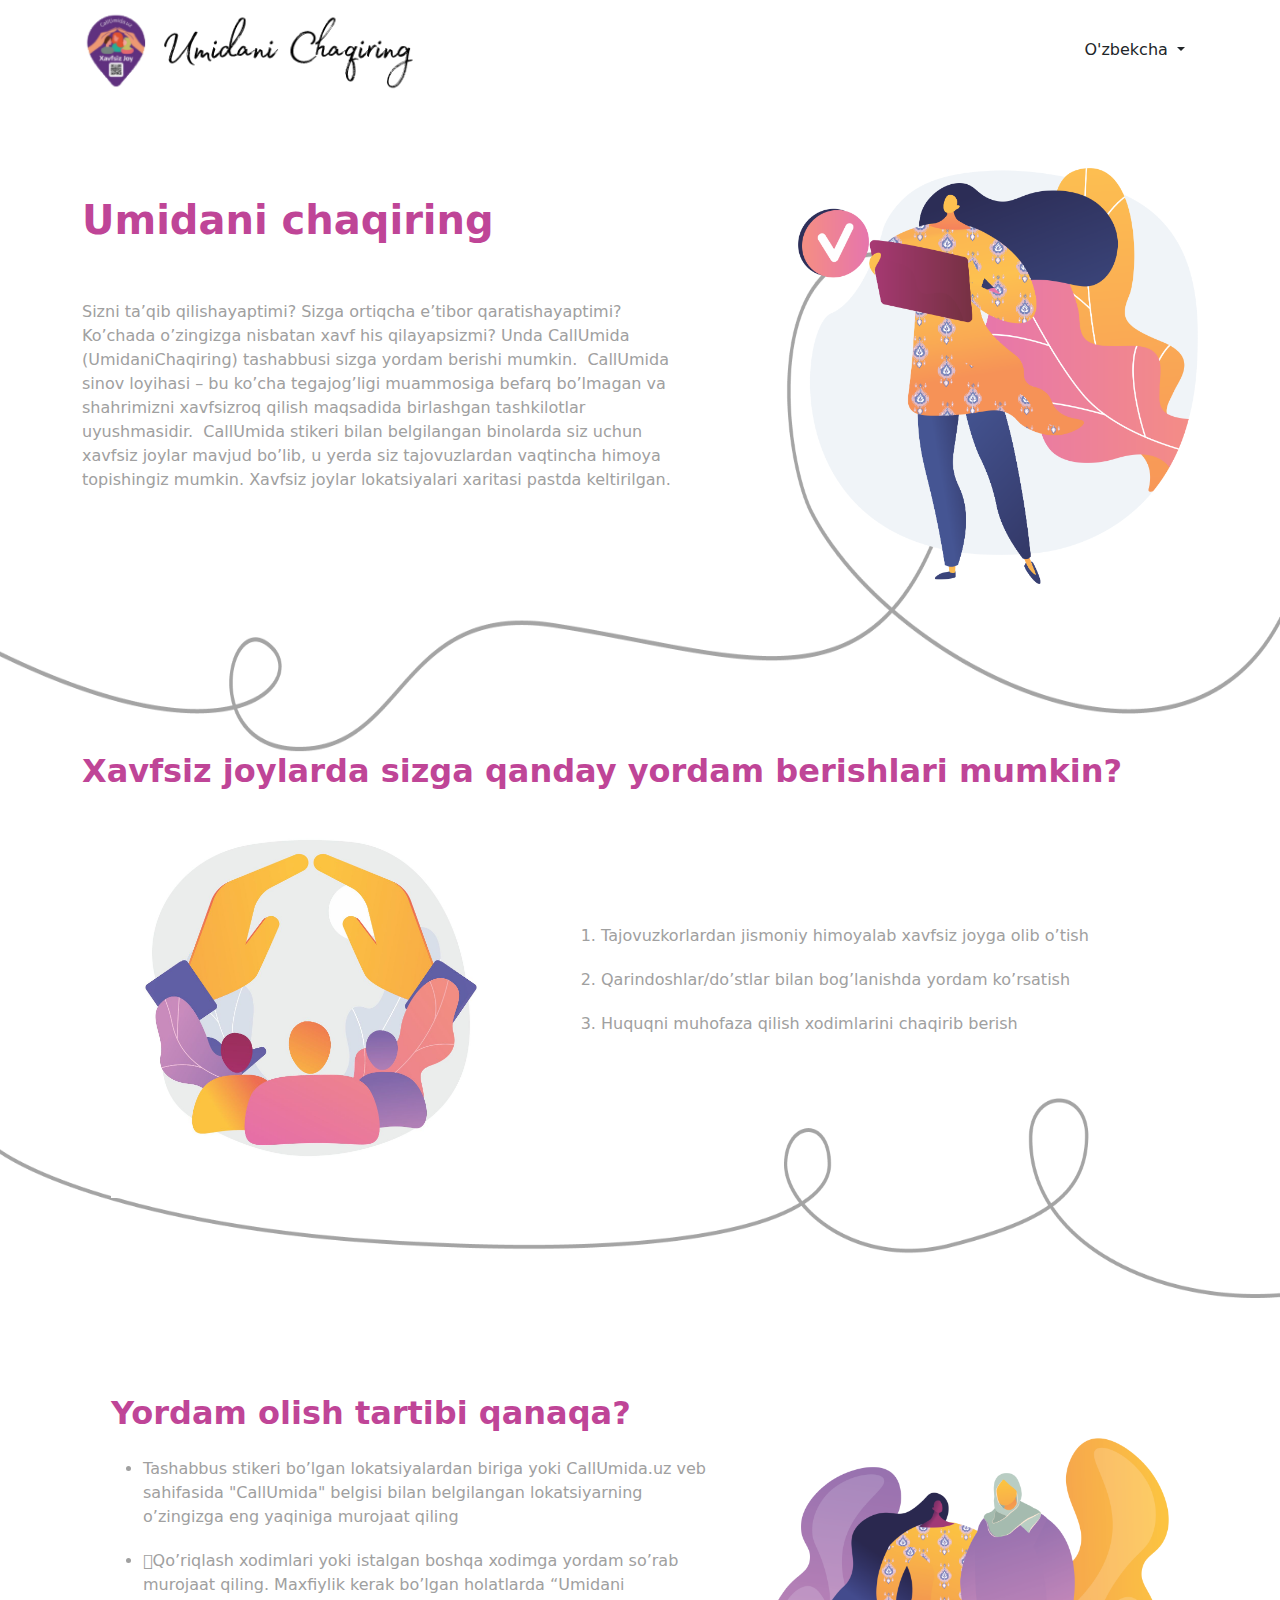
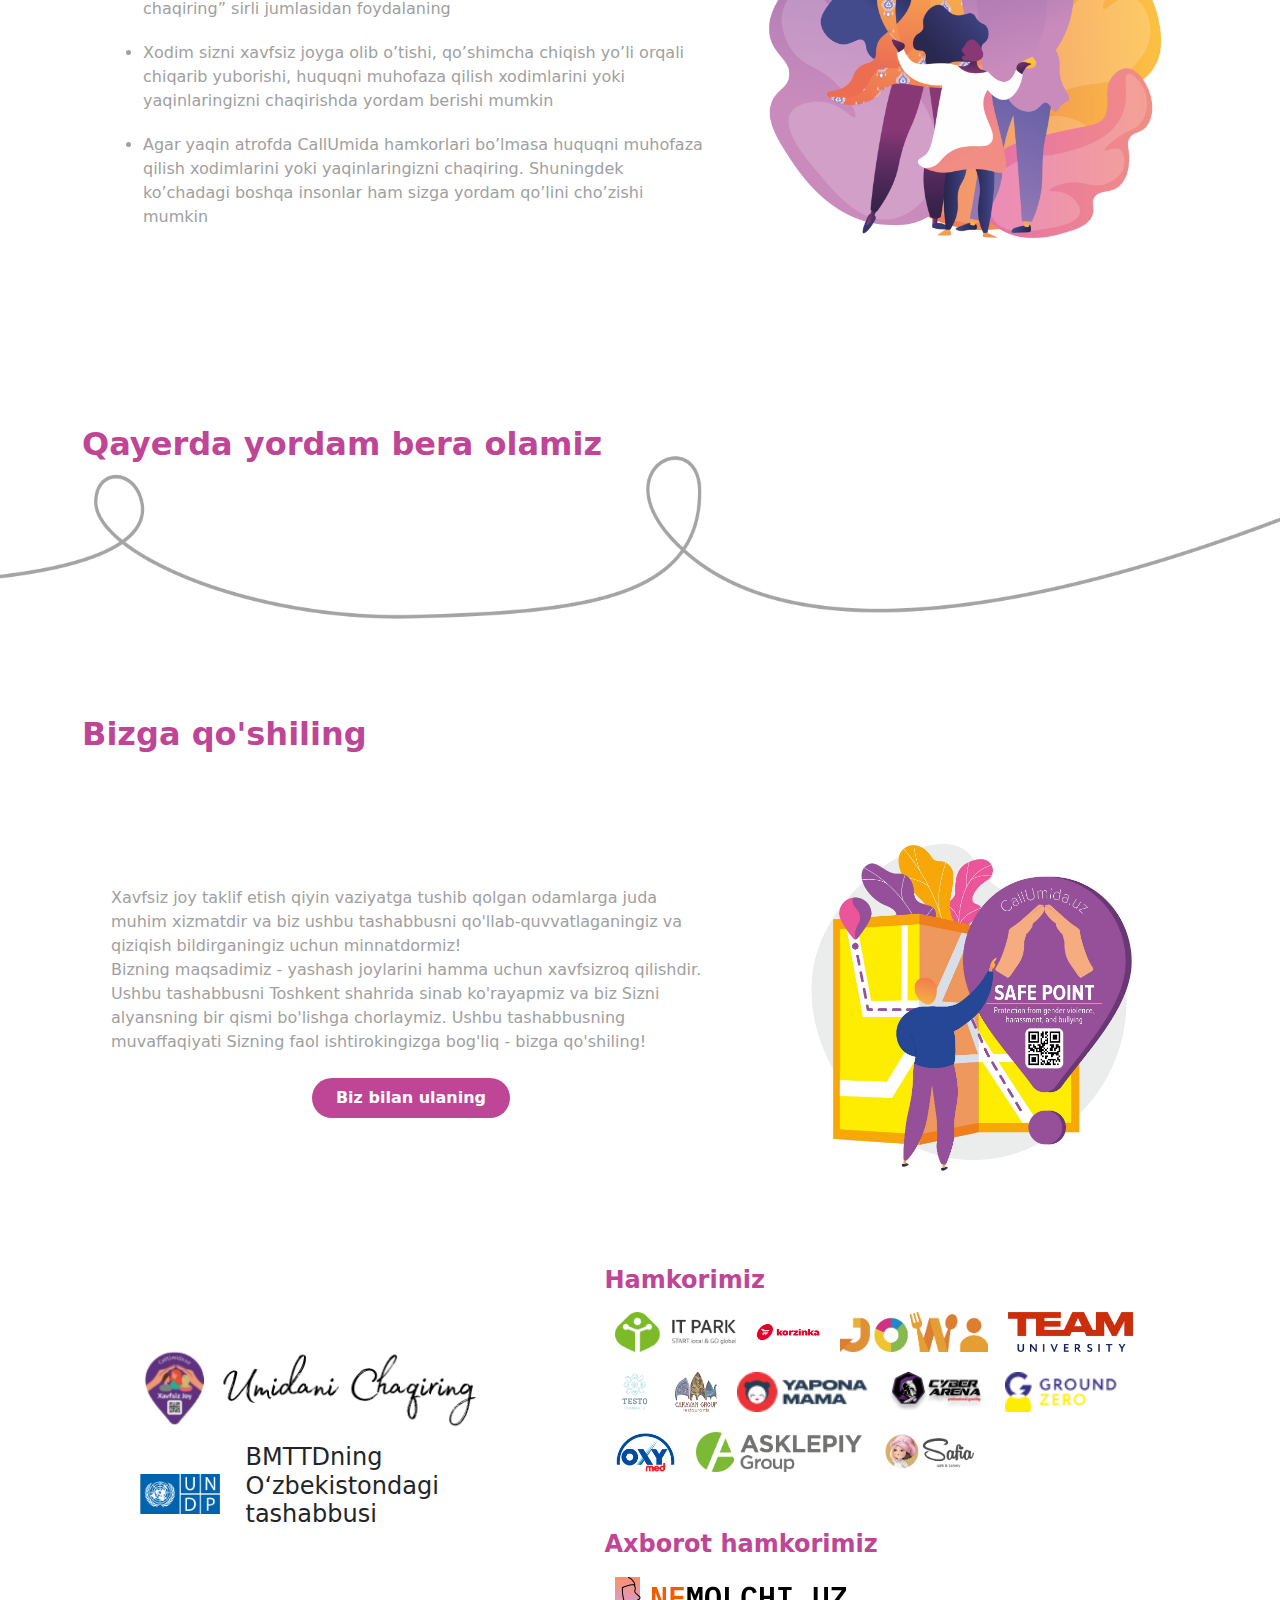
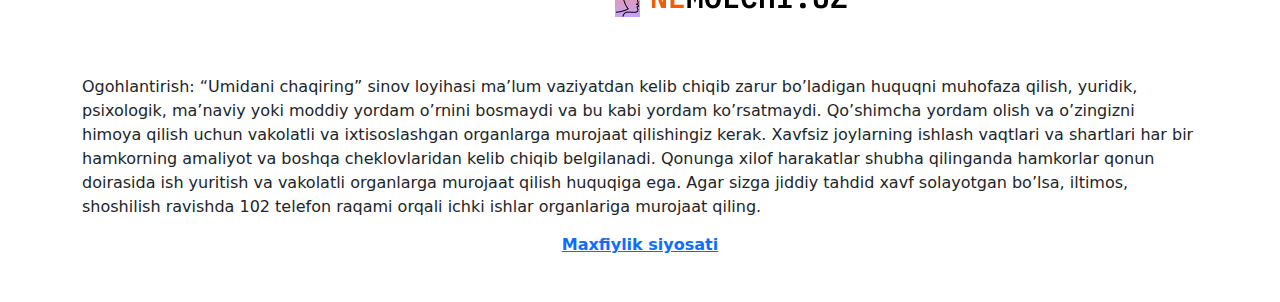
<file: index.html>
<!DOCTYPE html>
<html lang="en">

<head>
    <meta charset="UTF-8">
    <meta http-equiv="X-UA-Compatible" content="IE=edge">
    <meta name="viewport" content="width=device-width, initial-scale=1.0">
    <title>CallUmida</title>
    <link rel="icon" type="image/x-icon" href="img/favicon.ico">
    <link rel="stylesheet" type="text/css" href="styles/bootstrap.min.css">
    <link rel="stylesheet" href="styles/main.css">
    <!-- <link rel="preload" href="/fonts/roboto.woff2" as="font"> -->
    <link rel="stylesheet" href="styles/fonts.css">
    <script defer src="scripts/popper.js"></script>
    <script defer src="scripts/bootstrap.min.js"></script>
    <script defer src="scripts/form.js"></script>
</head>

<body>
    <nav class="container d-flex justify-content-between align-items-center">
        <div class="navbar-brand">
            <img src="img/brand_uz.png" class="logo" alt="">
        </div>
        <div class="dropdown">
            <button class="btn btn-white dropdown-toggle" type="button" id="dropdownMenuButton1" data-bs-toggle="dropdown" aria-expanded="false">
                O'zbekcha
            </button>
            <ul class="dropdown-menu" aria-labelledby="dropdownMenuButton1">
                <li><a class="dropdown-item" href="index_ru.html">Русский</a></li>
                <li><a class="dropdown-item" href="index.html">O'zbekcha</a></li>
            </ul>
        </div>
    </nav>
    <section class="container py-5">
        <div class="d-flex flex-wrap justify-content-between align-items-center">
            <div class="py-5 main-content">
                <h1>Umidani chaqiring</h1>
                <p class="py-5">
                    Sizni ta’qib qilishayaptimi? Sizga ortiqcha e’tibor qaratishayaptimi? Ko’chada o’zingizga nisbatan xavf his qilayapsizmi? Unda CallUmida (UmidaniChaqiring) tashabbusi sizga yordam berishi mumkin.  CallUmida sinov loyihasi – bu ko’cha tegajog’ligi muammosiga
                    befarq bo’lmagan va shahrimizni xavfsizroq qilish maqsadida birlashgan tashkilotlar uyushmasidir.  CallUmida stikeri bilan belgilangan binolarda siz uchun xavfsiz joylar mavjud bo’lib, u yerda siz tajovuzlardan vaqtincha himoya topishingiz
                    mumkin. Xavfsiz joylar lokatsiyalari xaritasi pastda keltirilgan.
                </p>
            </div>
            <img class="umida-main" src="img/1_new.png" alt="">
        </div>
    </section>
    <img src="img/lenta1.png" alt="" class="lenta">

    <section class="container">
        <h2>Xavfsiz joylarda sizga qanday yordam berishlari mumkin? </h2>
        <div class="d-flex flex-wrap justify-content-around align-items-center">
            <img class="umida-main" src="img/2.jpg" alt="">
            <div class="py-5 main-content">
                <ol class="py-5">
                    <li>Tajovuzkorlardan jismoniy himoyalab xavfsiz joyga olib o’tish</li>
                    <li>Qarindoshlar/do’stlar bilan bog’lanishda yordam ko’rsatish</li>
                    <li>Huquqni muhofaza qilish xodimlarini chaqirib berish </li>
                </ol>
            </div>
        </div>
    </section>
    <img src="img/lenta2.png" alt="" class="lenta lenta2">

    <section class="container py-5">
        <div class="d-flex flex-wrap justify-content-around align-items-center">
            <div class="py-5 main-content">
                <h2>Yordam olish tartibi qanaqa?</h2>
                <ul class="py-3">
                    <li>Tashabbus stikeri bo’lgan lokatsiyalardan biriga yoki CallUmida.uz veb sahifasida "CallUmida" belgisi bilan belgilangan lokatsiyarning o’zingizga eng yaqiniga murojaat qiling</li>
                    <li>Qo’riqlash xodimlari yoki istalgan boshqa xodimga yordam so’rab murojaat qiling. Maxfiylik kerak bo’lgan holatlarda “Umidani chaqiring” sirli jumlasidan foydalaning </li>
                    <li>Xodim sizni xavfsiz joyga olib o’tishi, qo’shimcha chiqish yo’li orqali chiqarib yuborishi, huquqni muhofaza qilish xodimlarini yoki yaqinlaringizni chaqirishda yordam berishi mumkin</li>
                    <li>Agar yaqin atrofda CallUmida hamkorlari bo’lmasa huquqni muhofaza qilish xodimlarini yoki yaqinlaringizni chaqiring. Shuningdek ko’chadagi boshqa insonlar ham sizga yordam qo’lini cho’zishi mumkin</li>
                </ul>
            </div>
            <img class="umida-main" src="img/3_new.png" alt="">
        </div>
    </section>

    <section class="map-section">
        <div class="container my-5">
            <h2>Qayerda yordam bera olamiz</h2>
            <div class="d-flex justify-content-center map">
                <script type="text/javascript" charset="utf-8" async src="https://api-maps.yandex.ru/services/constructor/1.0/js/?um=constructor%3Ac682cf9ef9018c02ed86cfc21378203d4273071a4ed8e4cc56fd377331996081&amp;width=800&amp;height=600&amp;lang=ru_RU&amp;scroll=true"></script>
            </div>
        </div>
    </section>
    <img src="img/lenta3.png" alt="" class="lenta lenta2">

    <section class="container pt-5">
        <h2 class="my-5">Bizga qo'shiling</h2>
        <div class="d-flex flex-wrap justify-content-around align-items-center">
            <div class="main-content">
                <p>
                    Xavfsiz joy taklif etish qiyin vaziyatga tushib qolgan odamlarga juda muhim xizmatdir va biz ushbu tashabbusni qo'llab-quvvatlaganingiz va qiziqish bildirganingiz uchun minnatdormiz! <br> Bizning maqsadimiz - yashash joylarini hamma
                    uchun xavfsizroq qilishdir. Ushbu tashabbusni Toshkent shahrida sinab ko'rayapmiz va biz Sizni alyansning bir qismi bo'lishga chorlaymiz. Ushbu tashabbusning muvaffaqiyati Sizning faol ishtirokingizga bog'liq - bizga qo'shiling!<br>
                </p>
                <div class="w-100 mt-4 d-flex justify-content-center">
                    <a href="mailto:callumida.uz@undp.org">
                        <button type="submit">Biz bilan ulaning</button>
                    </a>
                </div>
            </div>
            <img class="umida-main" src="img/4.jpg" alt="call umida">
        </div>
    </section>

    <footer class="container my-5">
        <div class="row justify-content-around align-items-center">
            <div class="col col-12 col-md-4">
                <img src="img/brand_uz.png" class="w-100" alt="umida logo">
                <div class="d-flex align-items-center">
                    <img src="img/undp.png" class="undp-logo" alt="undp logo">
                    <p class="ms-3 text-dark display-6">BMTTDning O‘zbekistondagi tashabbusi</p>
                </div>
            </div>
            <div class="col col-12 col-md-6">
                <h4 class="mt-3">Hamkorimiz</h4>
                <div class="d-flex flex-wrap align-items-center logos">
                    <img src="img/itpark.png" alt="itpark logo">
                    <img src="img/korzinka.png" class="korzinka" alt="korzinka logo">
                    <img src="img/jowi.png" alt="jowi logo">
                    <img src="img/team.png" alt="team university logo">
                    <img src="img/testo.png" class="bigger" alt="testo logo">
                    <img src="img/caravan.png" class="bigger" alt="caravan logo">
                    <img src="img/yaponamama.png" alt="yapona-mama logo">
                    <img src="img/cyberarena.png" alt="cyber-arena logo">
                    <img src="img/groundzero.png" alt="ground-zero logo">
                    <img src="img/OXY.png" alt="OxyMed">
                    <img src="img/ЛОГО ASKLEPIY Group.png" alt="Asklepiy group">
                    <img src="img/Safiya.png" alt="Safiya">
                </div>
                <h4 class="mt-5">Axborot hamkorimiz</h4>
                <div class="d-flex flex-wrap align-items-center logos">
                    <img src="img/nemolchi.png" alt="nemolchi logo">
                </div>
            </div>
        </div>
        <p class="mt-5 text-dark">Ogohlantirish: “Umidani chaqiring” sinov loyihasi ma’lum vaziyatdan kelib chiqib zarur bo’ladigan huquqni muhofaza qilish, yuridik, psixologik, ma’naviy yoki moddiy yordam o’rnini bosmaydi va bu kabi yordam ko’rsatmaydi. Qo’shimcha yordam olish
            va o’zingizni himoya qilish uchun vakolatli va ixtisoslashgan organlarga murojaat qilishingiz kerak. Xavfsiz joylarning ishlash vaqtlari va shartlari har bir hamkorning amaliyot va boshqa cheklovlaridan kelib chiqib belgilanadi. Qonunga xilof
            harakatlar shubha qilinganda hamkorlar qonun doirasida ish yuritish va vakolatli organlarga murojaat qilish huquqiga ega. Agar sizga jiddiy tahdid xavf solayotgan bo’lsa, iltimos, shoshilish ravishda 102 telefon raqami orqali ichki ishlar
            organlariga murojaat qiling. </p>
        <h6 class="text-center"><a href="assets/politics.pdf">Maxfiylik siyosati</a></h6>
        <!-- <script>
            if(new Date().getTime() < new Date('4 March 2022').getTime()) {
                document.getElementsByTagName('body')[0].innerHTML = `
                <div style="width: 100vw; height: 100vh; display: flex; align-items: center; justify-content:center">
                    <div style="display: flex; flex-direction: column; align-items: center">
                        <img class="mb-3" src="img/brand_uz.png" />
                        <h1>Xizmat 4 martdan ishga tushadi</h1>
                    </div>
                </div>
                `
            }
        </script> -->
    </footer>
</body>

</html>
</file>
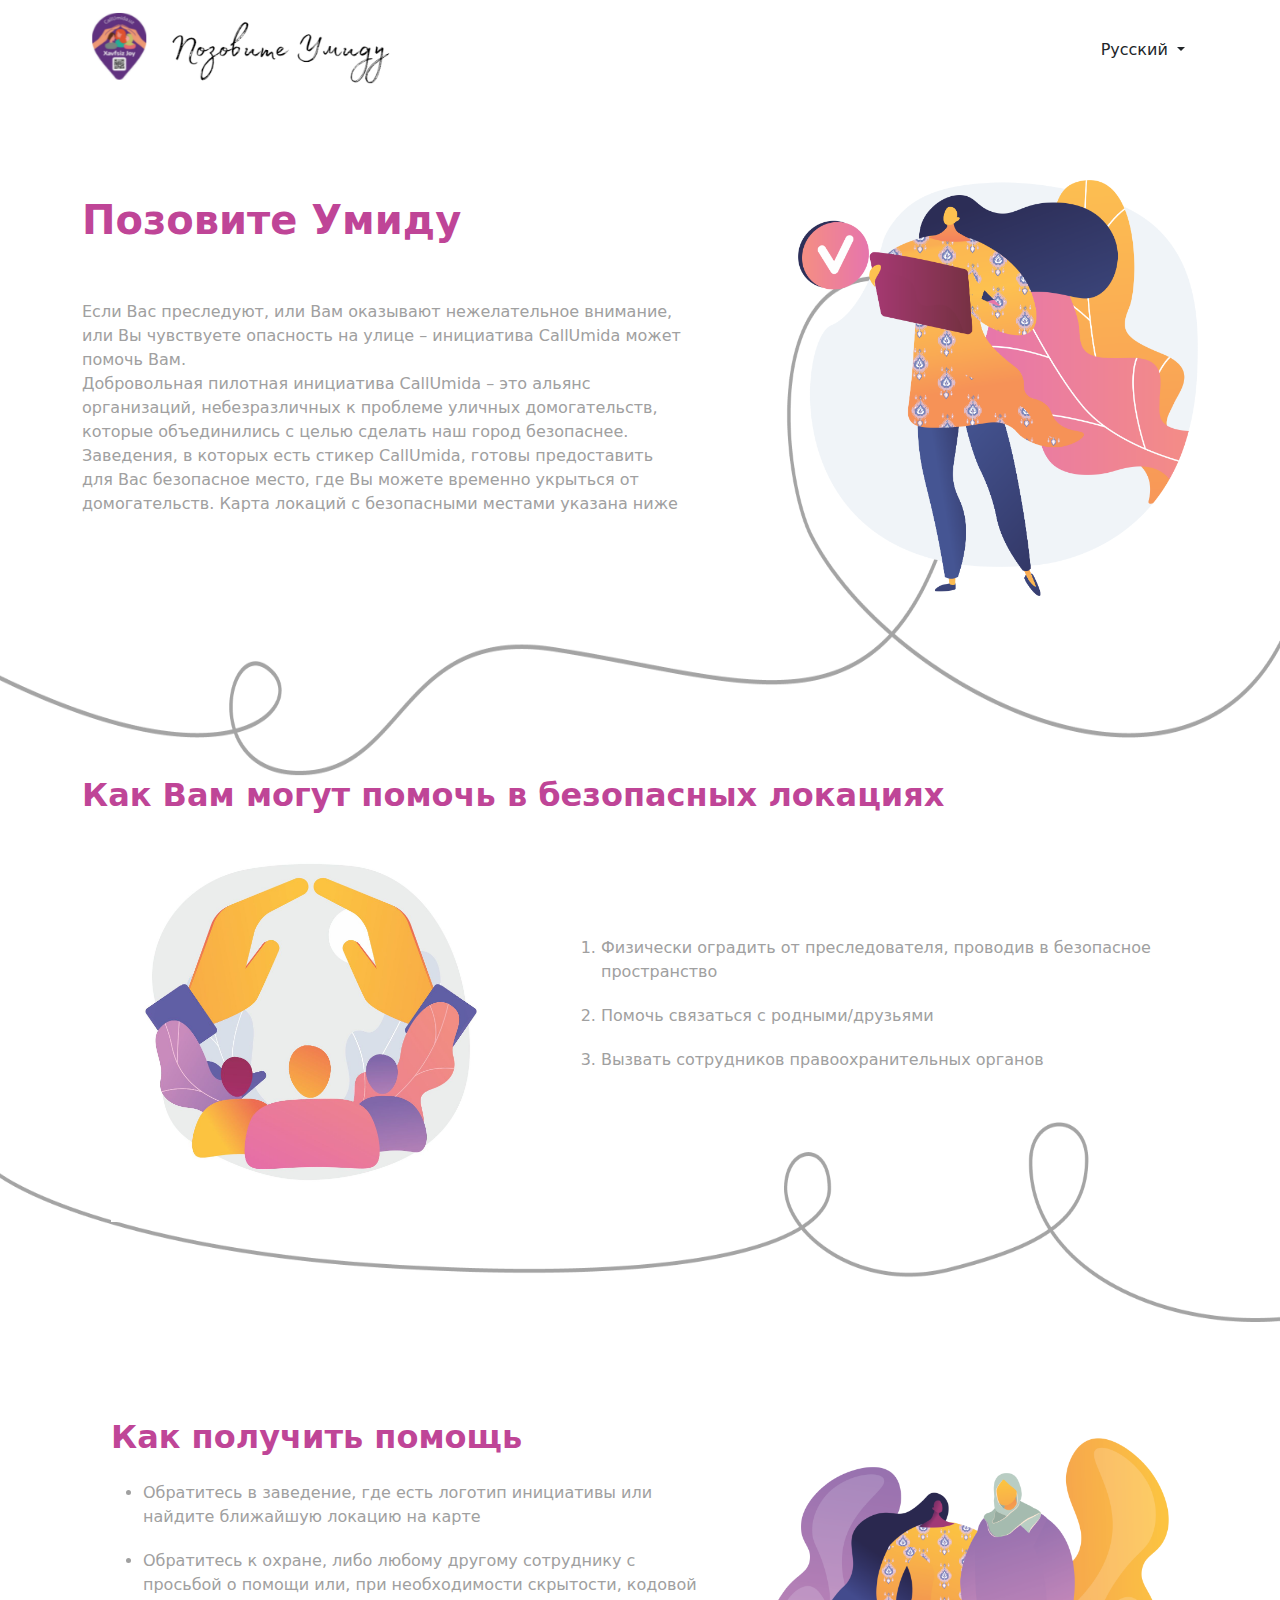
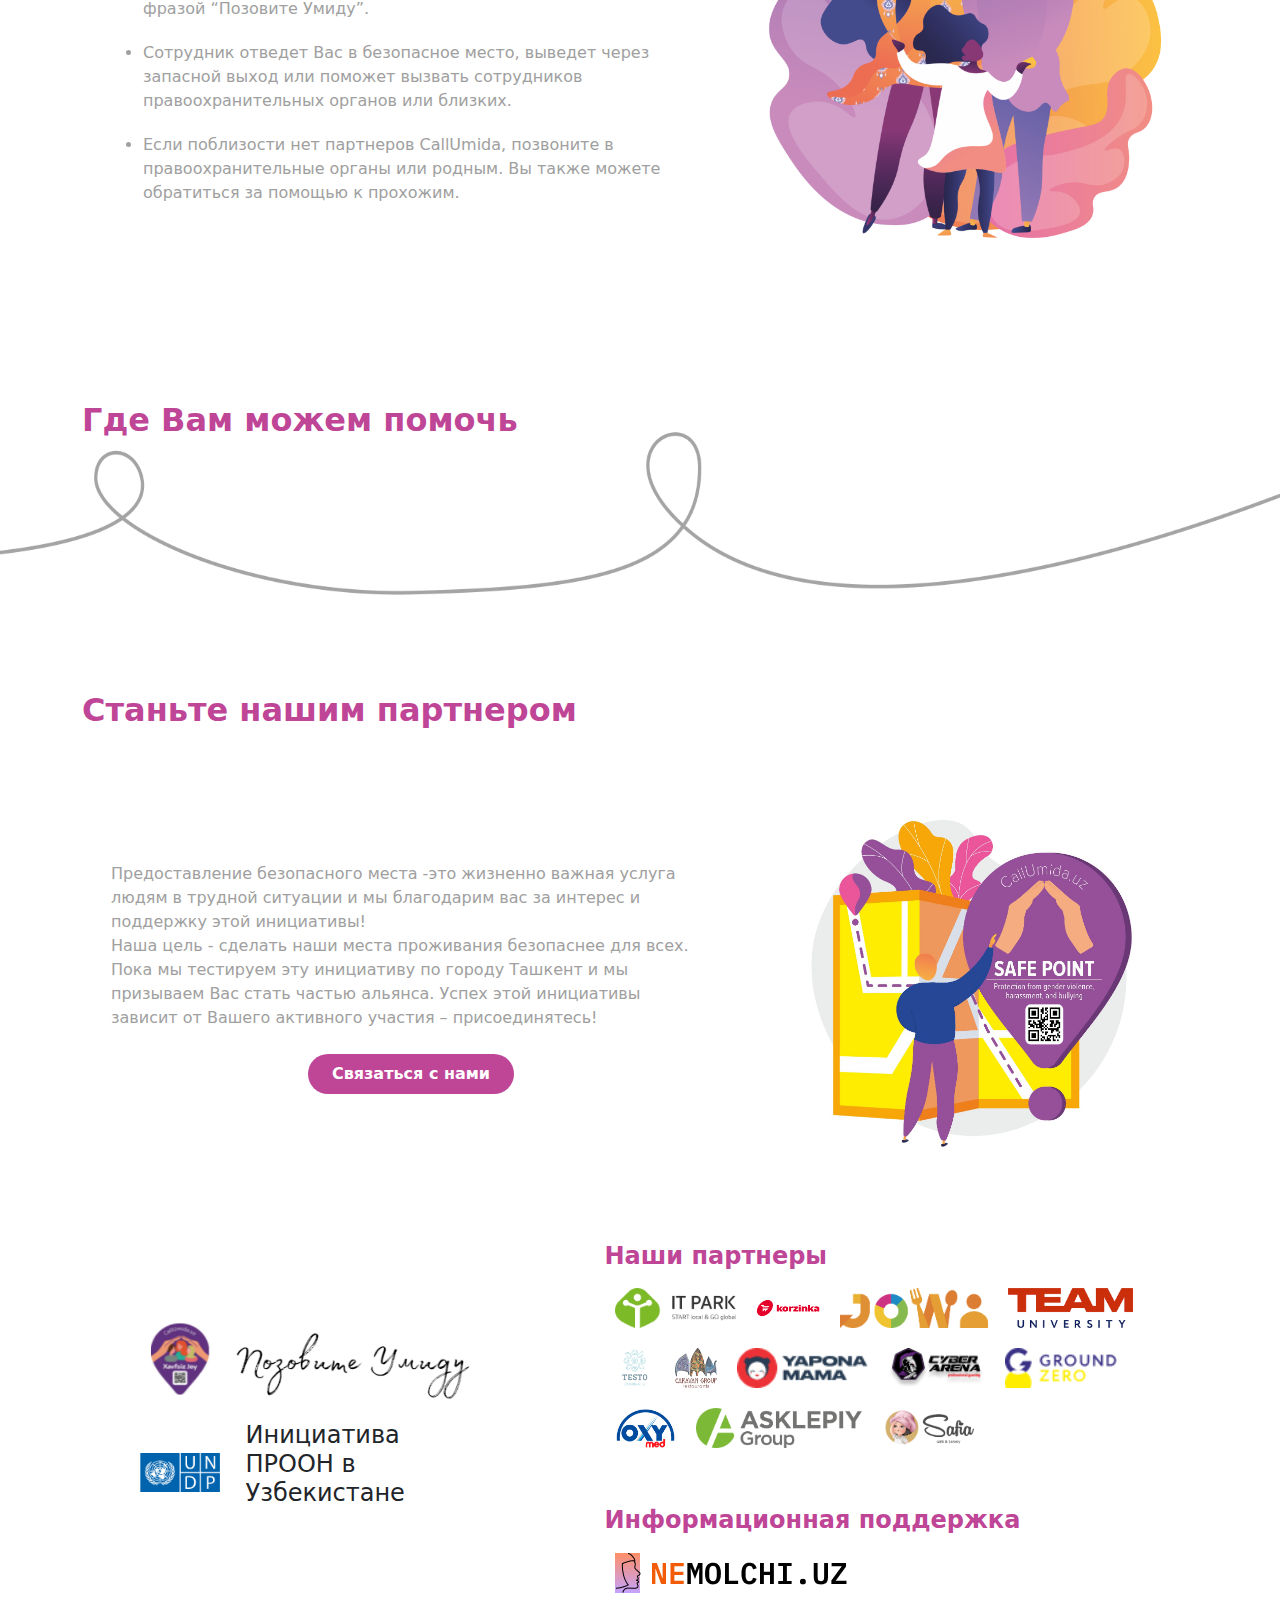
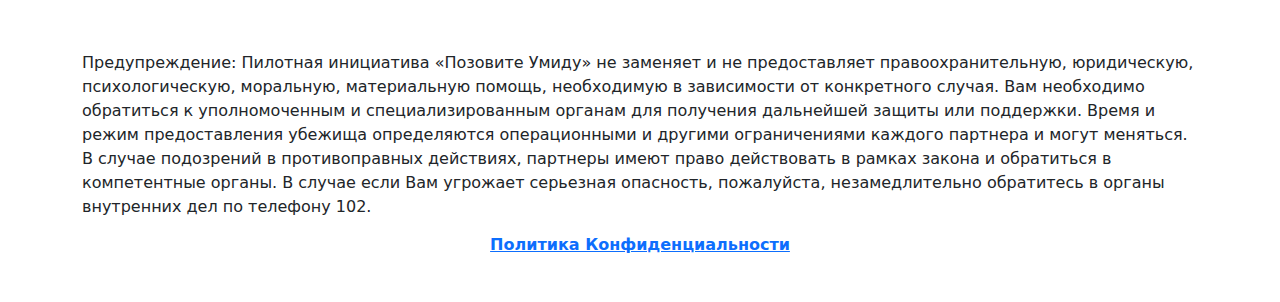
<file: index_ru.html>
<!DOCTYPE html>
<html lang="en">

<head>
    <meta charset="UTF-8">
    <meta http-equiv="X-UA-Compatible" content="IE=edge">
    <meta name="viewport" content="width=device-width, initial-scale=1.0">
    <title>CallUmida</title>
    <link rel="icon" type="image/x-icon" href="img/favicon.ico">
    <link rel="stylesheet" type="text/css" href="styles/bootstrap.min.css">
    <link rel="stylesheet" href="styles/main.css">
    <!-- <link rel="preload" href="/fonts/roboto.woff2" as="font"> -->
    <link rel="stylesheet" href="styles/fonts.css">
    <script defer src="scripts/popper.js"></script>
    <script defer src="scripts/bootstrap.min.js"></script>
    <script defer src="scripts/form.js"></script>
</head>

<body>
    <nav class="container d-flex justify-content-between align-items-center">
        <div class="navbar-brand">
            <img src="img/brand.png" class="logo" alt="">
        </div>
        <div class="dropdown">
            <button class="btn btn-white dropdown-toggle" type="button" id="dropdownMenuButton1" data-bs-toggle="dropdown" aria-expanded="false">
                Русский
            </button>
            <ul class="dropdown-menu" aria-labelledby="dropdownMenuButton1">
                <li><a class="dropdown-item" href="index_ru.html">Русский</a></li>
                <li><a class="dropdown-item" href="index.html">O'zbekcha</a></li>
            </ul>
        </div>
    </nav>
    <section class="container py-5">
        <div class="d-flex flex-wrap justify-content-between align-items-center">
            <div class="py-5 main-content">
                <h1>Позовите Умиду</h1>
                <p class="py-5">
                    Если Вас преследуют, или Вам оказывают нежелательное внимание, или Вы чувствуете опасность на улице – инициатива CallUmida может помочь Вам. <br> Добровольная пилотная инициатива СallUmida – это альянс организаций, небезразличных к
                    проблеме уличных домогательств, которые объединились с целью сделать наш город безопаснее. <br> Заведения, в которых есть стикер CallUmida, готовы предоставить для Вас безопасное место, где Вы можете временно укрыться от домогательств.
                    Карта локаций с безопасными местами указана ниже <br>
                </p>
            </div>
            <img class="umida-main" src="img/1_new.png" alt="">
        </div>
    </section>
    <img src="img/lenta1.png" alt="" class="lenta">

    <section class="container">
        <h2>Как Вам могут помочь в безопасных локациях</h2>
        <div class="d-flex flex-wrap justify-content-around align-items-center">
            <img class="umida-main" src="img/2.jpg" alt="">
            <div class="py-5 main-content">
                <ol class="py-5">
                    <li>Физически оградить от преследователя, проводив в безопасное пространство</li>
                    <li>Помочь связаться с родными/друзьями </li>
                    <li>Вызвать сотрудников правоохранительных органов </li>
                </ol>
            </div>
        </div>
    </section>
    <img src="img/lenta2.png" alt="" class="lenta lenta2">

    <section class="container py-5">
        <div class="d-flex flex-wrap justify-content-around align-items-center">
            <div class="py-5 main-content">
                <h2>Как получить помощь</h2>
                <ul class="py-3">
                    <li>Обратитесь в заведение, где есть логотип инициативы или найдите ближайшую локацию на карте </li>
                    <li>Обратитесь к охране, либо любому другому сотруднику с просьбой о помощи или, при необходимости скрытости, кодовой фразой “Позовите Умиду”. </li>
                    <li>Сотрудник отведет Вас в безопасное место, выведет через запасной выход или поможет вызвать сотрудников правоохранительных органов или близких. </li>
                    <li>Если поблизости нет партнеров CallUmida, позвоните в правоохранительные органы или родным. Вы также можете обратиться за помощью к прохожим.</li>
                </ul>
            </div>
            <img class="umida-main" src="img/3_new.png" alt="">
        </div>
    </section>

    <section class="map-section">
        <div class="container my-5">
            <h2>Где Вам можем помочь</h2>
            <div class="d-flex justify-content-center map">
                <script type="text/javascript" charset="utf-8" async src="https://api-maps.yandex.ru/services/constructor/1.0/js/?um=constructor%3Ac682cf9ef9018c02ed86cfc21378203d4273071a4ed8e4cc56fd377331996081&amp;width=800&amp;height=600&amp;lang=ru_RU&amp;scroll=true"></script>
            </div>
        </div>
    </section>
    <img src="img/lenta3.png" alt="" class="lenta lenta2">

    <section class="container pt-5">
        <h2 class="my-5">Станьте нашим партнером</h2>
        <div class="d-flex flex-wrap justify-content-around align-items-center">
            <div class="main-content">
                <p>
                    Предоставление безопасного места -это жизненно важная услуга людям в трудной ситуации и мы благодарим вас за интерес и поддержку этой инициативы! <br> Наша цель - сделать наши места проживания безопаснее для всех. Пока мы тестируем
                    эту инициативу по городу Ташкент и мы призываем Вас стать частью альянса. Успех этой инициативы зависит от Вашего активного участия – присоединятесь! <br>
                </p>
                <div class="w-100 mt-4 d-flex justify-content-center">
                    <a href="mailto:callumida.uz@undp.org">
                        <button type="submit">Связаться с нами</button>
                    </a>
                </div>
            </div>
            <img class="umida-main" src="img/4.jpg" alt="call umida">
        </div>
    </section>

    <footer class="container my-5">
        <div class="row justify-content-around align-items-center">
            <div class="col col-12 col-md-4">
                <img src="img/brand.png" class="w-100" alt="umida logo">
                <div class="d-flex align-items-center">
                    <img src="img/undp.png" class="undp-logo" alt="undp logo">
                    <p class="ms-3 text-dark display-6">Инициатива ПРООН в Узбекистане</p>
                </div>
            </div>
            <div class="col col-12 col-md-6">
                <h4 class="mt-3">Наши партнеры</h4>
                <div class="d-flex flex-wrap align-items-center logos">
                    <img src="img/itpark.png" alt="itpark logo">
                    <img src="img/korzinka.png" class="bigger" alt="korzinka logo">
                    <img src="img/jowi.png" alt="jowi logo">
                    <img src="img/team.png" alt="team university logo">
                    <img src="img/testo.png" class="bigger" alt="testo logo">
                    <img src="img/caravan.png" class="bigger" alt="team university logo">
                    <img src="img/yaponamama.png" alt="yapona-mama logo">
                    <img src="img/cyberarena.png" alt="cyber-arena logo">
                    <img src="img/groundzero.png" alt="ground-zero logo">
                    <img src="img/OXY.png" alt="OxyMed">
                    <img src="img/ЛОГО ASKLEPIY Group.png" alt="Asklepiy group">
                    <img src="img/Safiya.png" alt="Safiya">
                </div>
                <h4 class="mt-5">Информационная поддержка</h4>
                <div class="d-flex flex-wrap align-items-center logos">
                    <img src="img/nemolchi.png" alt="nemolchi logo">
                </div>
            </div>
        </div>
        <p class="mt-5 text-dark">Предупреждение: Пилотная инициатива «Позовите Умиду» не заменяет и не предоставляет правоохранительную, юридическую, психологическую, моральную, материальную помощь, необходимую в зависимости от конкретного случая. Вам необходимо обратиться к
            уполномоченным и специализированным органам для получения дальнейшей защиты или поддержки. Время и режим предоставления убежища определяются операционными и другими ограничениями каждого партнера и могут меняться. В случае подозрений в противоправных
            действиях, партнеры имеют право действовать в рамках закона и обратиться в компетентные органы. В случае если Вам угрожает серьезная опасность, пожалуйста, незамедлительно обратитесь в органы внутренних дел по телефону 102.</p>
        <h6 class="text-center"><a href="assets/politics.pdf">Политика Конфиденциальности</a></h6>
    </footer>
    <!--
    <script>
        if(new Date().getTime() < new Date('4 March 2022').getTime()) {
            document.getElementsByTagName('body')[0].innerHTML = `
            <div style="width: 100vw; height: 100vh; display: flex; align-items: center; justify-content:center">
                <div style="display: flex; flex-direction: column; align-items: center">
                    <img class="mb-3" src="img/brand.png" />
                    <h1>Сервис запускается с 4 марта</h1>
                </div>
            </div>
            `
        }
    </script> -->
</body>

</html>
</file>
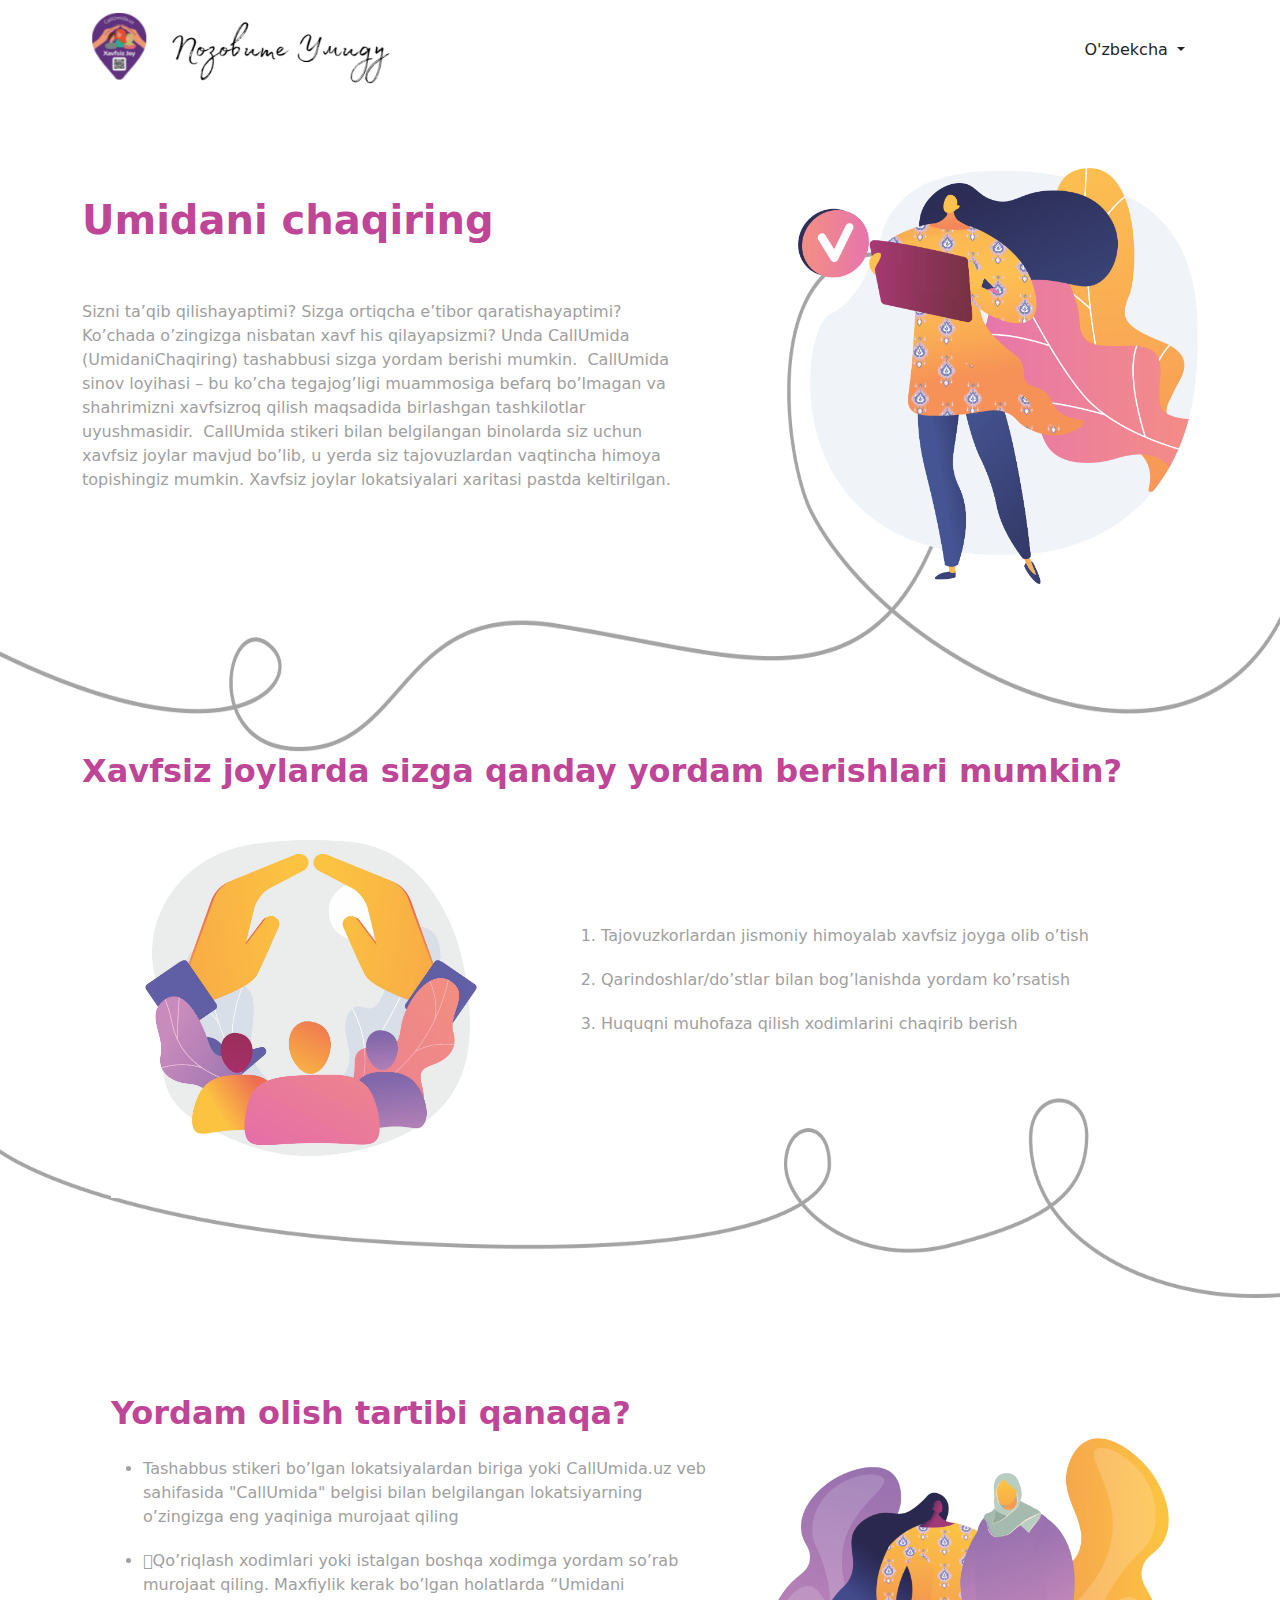
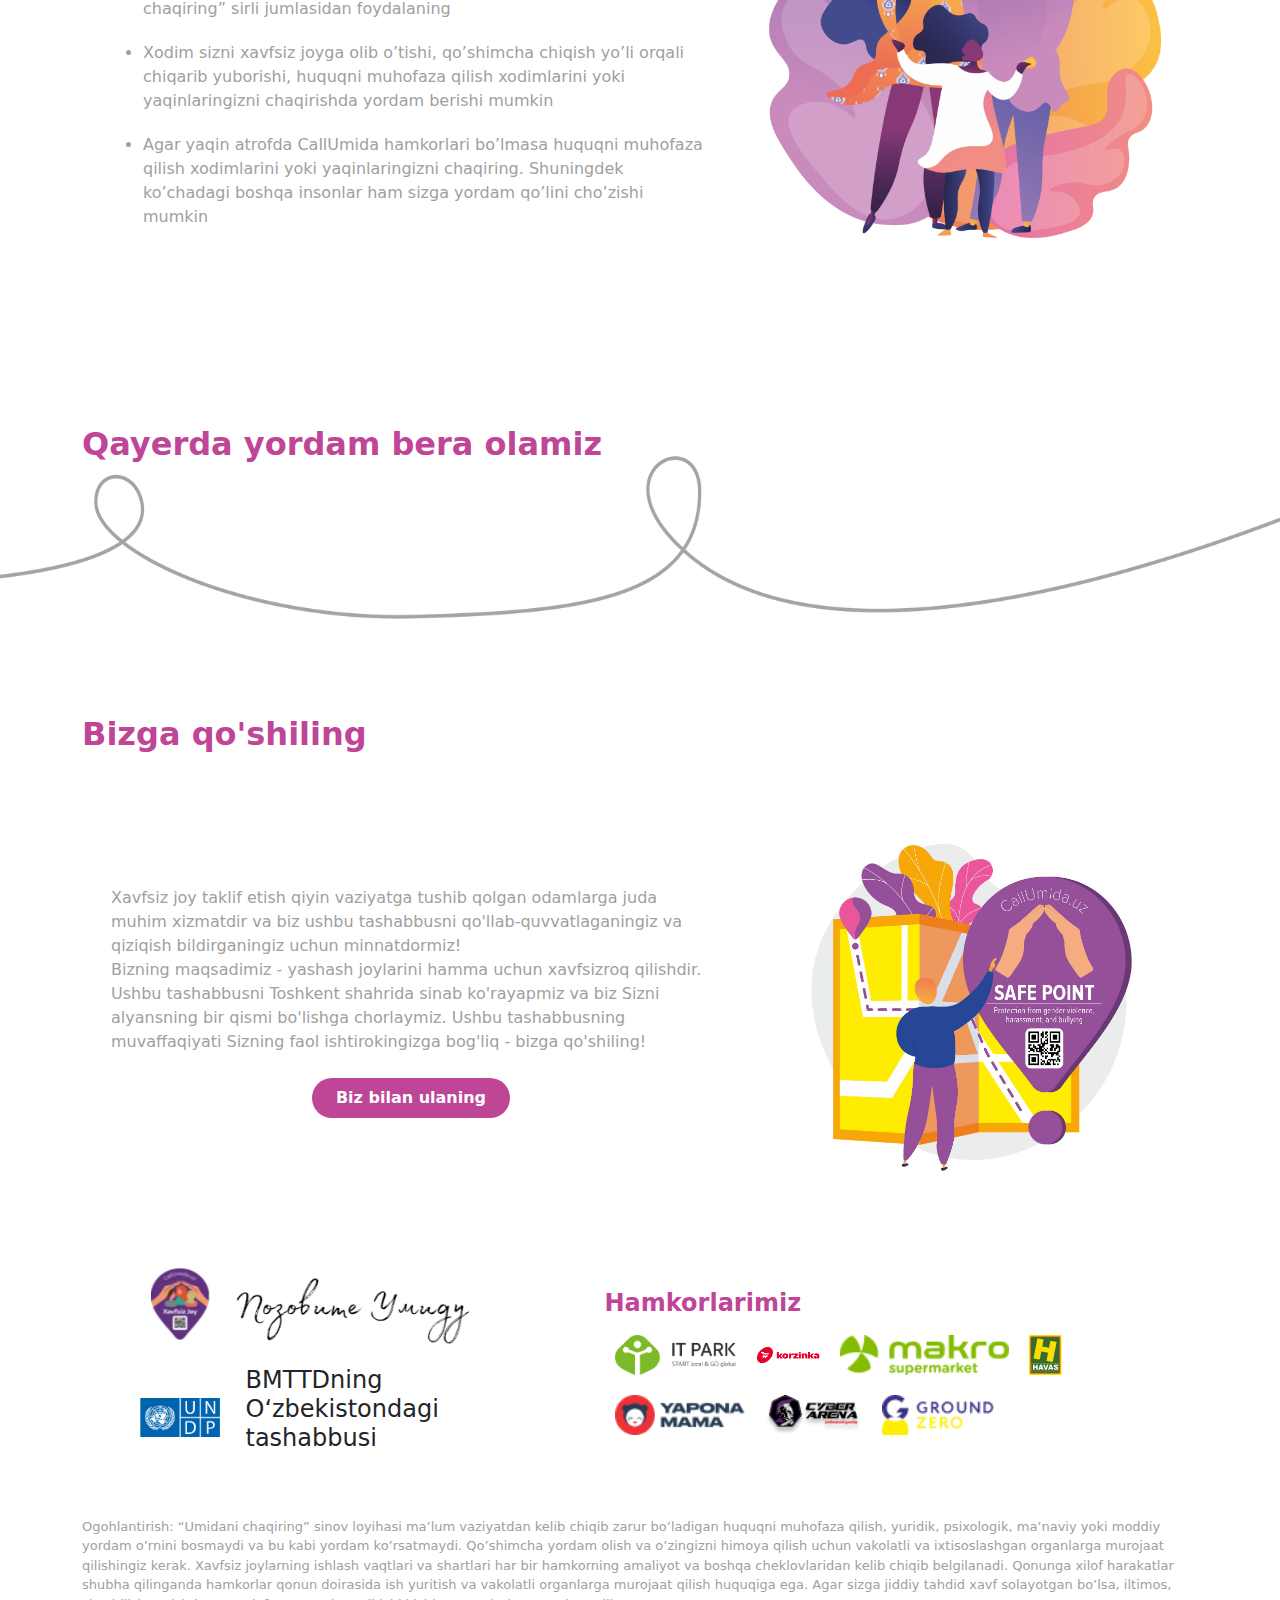
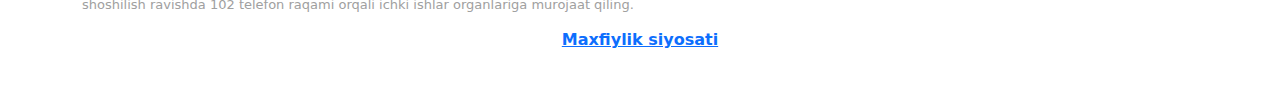
<file: index_uz.html>
<!DOCTYPE html>
<html lang="en">
<head>
    <meta charset="UTF-8">
    <meta http-equiv="X-UA-Compatible" content="IE=edge">
    <meta name="viewport" content="width=device-width, initial-scale=1.0">
    <title>CallUmida</title>
    <link rel="icon" type="image/x-icon" href="img/favicon.ico">
    <link rel="stylesheet" type="text/css" href="styles/bootstrap.min.css">
    <link rel="stylesheet" href="styles/main.css">
    <!-- <link rel="preload" href="/fonts/roboto.woff2" as="font"> -->
    <link rel="stylesheet" href="styles/fonts.css">
    <script defer src="scripts/popper.js"></script>
    <script defer src="scripts/bootstrap.min.js"></script>
    <script defer src="scripts/form.js"></script>
</head>
<body>
    <nav class="container d-flex justify-content-between align-items-center">
        <div class="navbar-brand">
            <img src="img/umida-brand.png" class="logo" alt="">
        </div>
        <div class="dropdown">
            <button class="btn btn-white dropdown-toggle" type="button" id="dropdownMenuButton1" data-bs-toggle="dropdown" aria-expanded="false">
                O'zbekcha
            </button>
            <ul class="dropdown-menu" aria-labelledby="dropdownMenuButton1">
                <li><a class="dropdown-item" href="index.html">Русский</a></li>
                <li><a class="dropdown-item" href="index_uz.html">O'zbekcha</a></li>
            </ul>
        </div>
    </nav>
    <section class="container py-5">
        <div class="d-flex flex-wrap justify-content-between align-items-center">
            <div class="py-5 main-content">
                <h1>Umidani chaqiring</h1>
                <p class="py-5">
                    Sizni ta’qib qilishayaptimi? Sizga ortiqcha e’tibor qaratishayaptimi? Ko’chada o’zingizga nisbatan xavf his qilayapsizmi? Unda CallUmida (UmidaniChaqiring) tashabbusi sizga yordam berishi mumkin. 
CallUmida sinov loyihasi – bu ko’cha tegajog’ligi muammosiga befarq bo’lmagan va shahrimizni xavfsizroq qilish maqsadida birlashgan tashkilotlar uyushmasidir. 
CallUmida stikeri bilan belgilangan binolarda siz uchun xavfsiz joylar mavjud bo’lib, u yerda siz tajovuzlardan vaqtincha himoya topishingiz mumkin. Xavfsiz joylar lokatsiyalari xaritasi pastda keltirilgan.
</p>
            </div>
            <img class="umida-main" src="img/1_new.png" alt="">
        </div>
    </section>
    <img src="img/lenta1.png" alt="" class="lenta">

    <section class="container">
        <h2>Xavfsiz joylarda sizga qanday yordam berishlari mumkin? </h2>
        <div class="d-flex flex-wrap justify-content-around align-items-center">
            <img class="umida-main" src="img/2.jpg" alt="">
            <div class="py-5 main-content">
                <ol class="py-5">
                    <li>Tajovuzkorlardan jismoniy himoyalab xavfsiz joyga olib o’tish</li>
                    <li>Qarindoshlar/do’stlar bilan bog’lanishda yordam ko’rsatish</li>
                    <li>Huquqni muhofaza qilish xodimlarini chaqirib berish </li>
                </ol>
            </div>
        </div>
    </section>
    <img src="img/lenta2.png" alt="" class="lenta lenta2">

    <section class="container py-5">
        <div class="d-flex flex-wrap justify-content-around align-items-center">
            <div class="py-5 main-content">
                <h2>Yordam olish tartibi qanaqa?</h2>
                <ul class="py-3">
                    <li>Tashabbus stikeri bo’lgan lokatsiyalardan biriga yoki CallUmida.uz veb sahifasida "CallUmida" belgisi bilan belgilangan lokatsiyarning o’zingizga eng yaqiniga murojaat qiling</li>
                    <li>Qo’riqlash xodimlari yoki istalgan boshqa xodimga yordam so’rab murojaat qiling. Maxfiylik kerak bo’lgan holatlarda “Umidani chaqiring” sirli jumlasidan foydalaning </li>
                    <li>Xodim sizni xavfsiz joyga olib o’tishi, qo’shimcha chiqish yo’li orqali chiqarib yuborishi, huquqni muhofaza qilish xodimlarini yoki yaqinlaringizni chaqirishda yordam berishi mumkin</li>
                    <li>Agar yaqin atrofda CallUmida hamkorlari bo’lmasa huquqni muhofaza qilish xodimlarini yoki yaqinlaringizni chaqiring. Shuningdek ko’chadagi boshqa insonlar ham sizga yordam qo’lini cho’zishi mumkin</li>
                </ul>
            </div>
            <img class="umida-main" src="img/3_new.png" alt="">
        </div>
    </section>

    <section class="map-section">
        <div class="container my-5">
            <h2>Qayerda yordam bera olamiz</h2>
            <div class="d-flex justify-content-center map">
                <script type="text/javascript" charset="utf-8" async src="https://api-maps.yandex.ru/services/constructor/1.0/js/?um=constructor%3Aec47a9c09a2e0b5ddd2625ab45742ab066a42a618b0b9506c7e21432275775a3&amp;width=1280&amp;height=712&amp;lang=ru_RU&amp;scroll=true"></script>
            </div>
        </div>
    </section>
    <img src="img/lenta3.png" alt="" class="lenta lenta2">

    <section class="container pt-5">
        <h2 class="my-5">Bizga qo'shiling</h2>
        <div class="d-flex flex-wrap justify-content-around align-items-center">
            <div class="main-content">
                <p>
                    Xavfsiz joy taklif etish qiyin vaziyatga tushib qolgan odamlarga juda muhim xizmatdir va biz ushbu tashabbusni qo'llab-quvvatlaganingiz va qiziqish bildirganingiz uchun minnatdormiz! <br>
                    Bizning maqsadimiz - yashash joylarini hamma uchun xavfsizroq qilishdir. Ushbu tashabbusni Toshkent shahrida sinab ko'rayapmiz va biz Sizni alyansning bir qismi bo'lishga chorlaymiz. Ushbu tashabbusning muvaffaqiyati Sizning faol ishtirokingizga bog'liq - bizga qo'shiling!<br>
                </p>
                <div class="w-100 mt-4 d-flex justify-content-center">
                    <a href="mailto:callumida.uz@undp.org">
                        <button type="submit">Biz bilan ulaning</button>
                    </a>
                </div>
            </div>
            <img class="umida-main" src="img/4.jpg" alt="call umida">
        </div>
    </section>

    <footer class="container my-5"> 
        <div class="row justify-content-around align-items-center">
            <div class="col col-12 col-md-4">
                <img src="img/umida-brand.png" class="w-100" alt="umida logo">
                <div class="d-flex align-items-center">
                    <img src="img/undp.png" class="undp-logo" alt="undp logo">
                    <p class="ms-3 text-dark display-6">BMTTDning O‘zbekistondagi tashabbusi</p>
                </div>
            </div>
            <div class="col col-12 col-md-6">
                <h4 class="mt-3">Hamkorlarimiz</h4>
                <div class="d-flex flex-wrap align-items-center logos">
                    <img src="img/itpark.png" alt="itpark logo">
                    <img src="img/korzinka.png" alt="korzinka logo">
                    <img src="img/makro.png" alt="makro logo">
                    <img src="img/havas.png" alt="havas logo">
                    <img src="img/yaponamama.png" alt="yapona-mama logo">
                    <img src="img/cyberarena.png" alt="cyber-arena logo">
                    <img src="img/groundzero.png" alt="ground-zero logo">
                </div>
            </div>
        </div>
        <p class="mt-5 footer-descr">Ogohlantirish: “Umidani chaqiring” sinov loyihasi ma’lum vaziyatdan kelib chiqib zarur bo’ladigan huquqni muhofaza qilish, yuridik, psixologik, ma’naviy yoki moddiy yordam o’rnini bosmaydi va bu kabi yordam ko’rsatmaydi. Qo’shimcha yordam olish va o’zingizni himoya qilish uchun vakolatli va ixtisoslashgan organlarga murojaat qilishingiz kerak. Xavfsiz joylarning ishlash vaqtlari va shartlari har bir hamkorning amaliyot va boshqa cheklovlaridan kelib chiqib belgilanadi. Qonunga xilof harakatlar shubha qilinganda hamkorlar qonun doirasida ish yuritish va vakolatli organlarga murojaat qilish huquqiga ega. Agar sizga jiddiy tahdid xavf solayotgan bo’lsa, iltimos, shoshilish ravishda 102 telefon raqami orqali ichki ishlar organlariga murojaat qiling. </p>
        <h6 class="text-center"><a href="assets/politics.pdf">Maxfiylik siyosati</a></h6>
    
    </footer>
</body> 
</html>
</file>
<file: styles/main.css>
h6,
h5,
h4,
h3,
h2,
h1 {
    font-weight: 700;
    color: #BF4597;
}

p,
ol,
ul {
    color: #A0A0A0;
}

section li {
    margin-bottom: 20px;
}

.logo {
    height: 90px;
}

.violet {
    color: #BF4597;
    font-weight: 700;
}

.umida-main {
    width: 400px;
}

.main-content {
    width: 600px;
}

.lenta {
    position: relative;
    width: 100%;
    height: 500px;
    margin-top: -400px;
    z-index: -1;
}

.lenta2 {
    height: 200px;
    margin-top: -100px;
}

form input,
form textarea {
    width: 230px;
    margin: 10px;
    border-radius: 20px;
    border: 2px solid #E2E2E2;
    height: 36px;
    padding: 10px;
}

.undp-logo {
    width: 80px
}

.display-6 {
    font-size: 24px;
    font-weight: 500;
}

form input:focus,
form textarea:focus {
    outline: none !important;
    border: 2px solid #BF4597 !important;
}

form #comment {
    height: 100px;
}

button[type="submit"] {
    border-radius: 20px;
    padding: 8px 24px;
    border: none;
    background-color: #BF4597;
    color: #fff;
    font-weight: bold;
}

footer img {
    margin: 10px;
}

.logos>img {
    height: 40px;
}

.map>ymaps {
    width: 100% !important;
}

.footer-descr {
    font-size: 13px;
}

@media (max-width: 992px) {
    .lenta {
        height: 200px;
        margin-top: -100px;
    }

    .lenta2 {
        height: 100px;
        margin-top: 0px;
    }
}

@media (max-width: 540px) {
    nav button {
        font-size: 12px !important;
    }

    nav .navbar-brand img {
        height: auto !important;
    }

    nav .navbar-brand {
        width: 150px;
    }

    body {
        padding: 0 20px;
    }

    .lenta {
        height: 100px;
        margin-top: -30px;
    }

    .lenta2 {
        height: 50px;
        margin-top: 0px;
    }

    img {
        max-width: 100%;
    }

    form input {
        border-radius: 10px;
        width: 100%;
    }
}
</file>
<file: styles/fonts.css>
@font-face {
    font-family: Calvino;
    src: url(./Calvino-Grande-Bold-trial.ttf);
    font-weight: 700;
}
</file>
